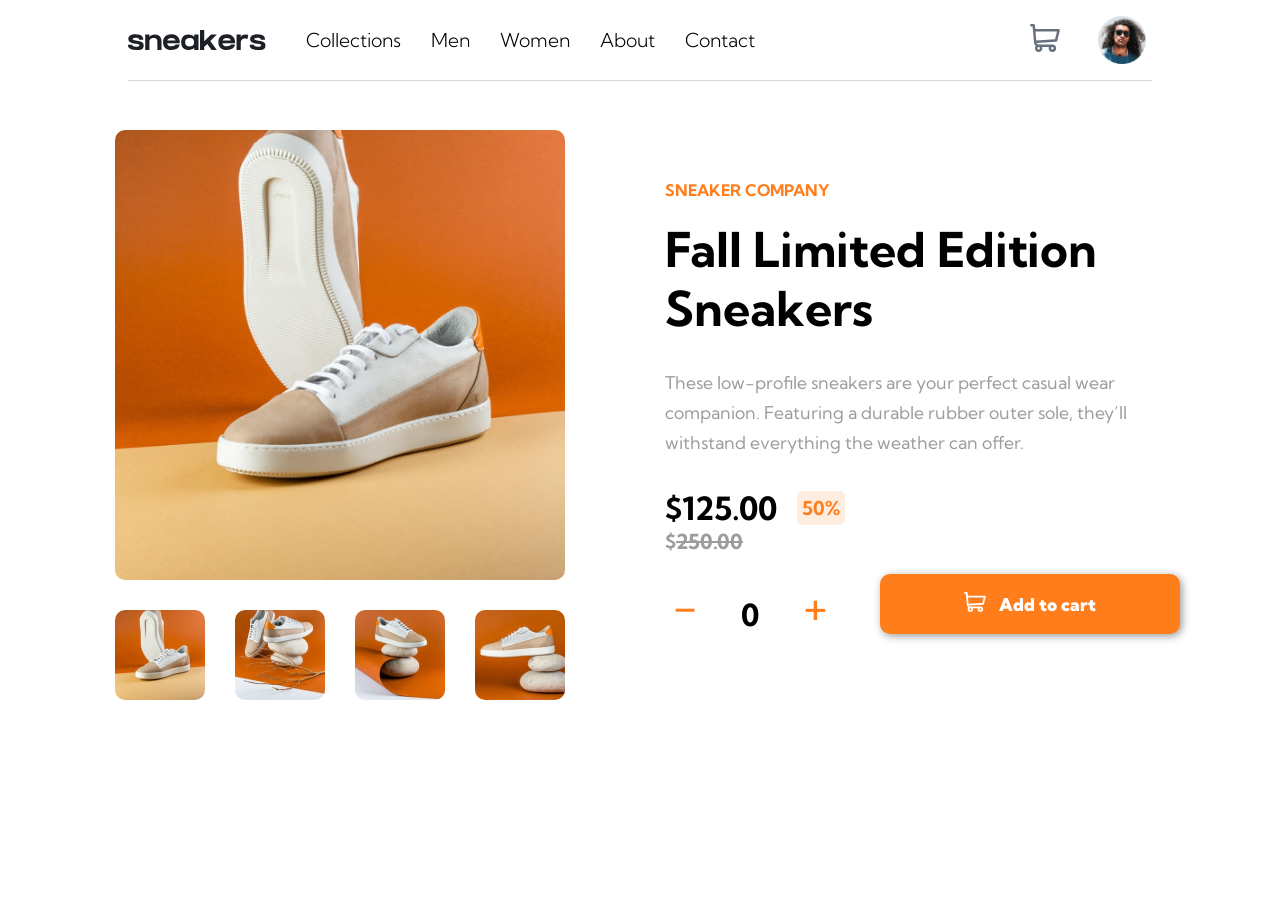
<file: index.html>
<!DOCTYPE html>
<html lang="pt-br">

<head>
  <meta charset="UTF-8">
  <meta name="viewport" content="width=device-width, initial-scale=1.0">
  <link rel="icon" type="image/png" sizes="32x32" href="./images/favicon-32x32.png">
  <link rel="stylesheet" href="css/style.css">
  <title>Frontend Mentor | E-commerce product page</title>
</head>

<body class="corpo">
  <div class="back"></div>

  <!-- CABEÇÃLHO  -->
  <header class="cabecalho-nav">
    <div class="content">
      <!-- NAVBAR -->
      <nav class="nav-menu">
        <div class="logo">
          <img src="images/logo.svg">
          <div class="hamburguer">
            <img src="images/icon-menu.svg" alt="" class="btn-hamburguer">
          </div>
        </div>

        <!-- ITEMS DA NAVBAR -->
        <ul class="list-menu">
          <button class="btn-close">
            <img src="images/icon-close.svg" alt="" class="close">
          </button>
          <li class="item-menu">Collections</li>
          <li class="item-menu">Men</li>
          <li class="item-menu">Women</li>
          <li class="item-menu">About</li>
          <li class="item-menu">Contact</li>
        </ul>
      </nav>
      <!-- Final da Navabr -->
      <!-- ICONES DO LADO DIREITO  -->
      <div class="icons">
        <!-- CARRINHO -->
        <div class="cart">
          <div class="number"></div>
          <img src="images/icon-cart.svg" alt="" id="cart">
          <!-- Cobteudo do carrinho do carrinho -->
          <div class="cart-info">
            <div class="title-cart">Cart</div>
            <div class="content-cart">
              <div class="title-product-cart">
                <div class="img-product-cart">
                  <img src="images/image-product-1-thumbnail.jpg">
                </div>

                <h2>Fall Limited Edition Sneakers</h2>
                <span>$125.00 x<span id="quantidade-cart"></span>
                  <span id="total-cart"></span></span>
                <div class="delete-product">
                  <img src="images/icon-delete.svg" alt="">
                </div>
              </div>
              <div class="btn-cart">Checkout</div>
              <div class="vazio">
                <p>Your cart is empty</p>
              </div>
            </div>
          </div>
          <!--  Final do conteudo do carinho-->
        </div>
        <!-- Fianl do Feature do Carrinho -->
        <!-- Icone do usario  -->
        <div class="avatar">
          <img src="images/image-avatar.png" alt="" srcset="" id="avatar" tabindex="0">
        </div>
        <!--  -->
      </div>
    </div>
  </header>
  <!-- FINAL DO CABEÇÃLHO  -->

  <!-- CONTAINER DO CARROSSEL QUE APARECE QUANDO É CLICADO NO CARROSSEL PRINCIPAL -->
  <div class="carrossel-modal">
    <!-- IMAGENS DOS PRODUTOS -->
    <div class="imagens-products-modal">

      <!-- CONTAINER PRINCIPAL -->
      <div class="rect-principal">
        <img src="images/image-product-1.jpg" class="carrossel">
        <img src="images/image-product-2.jpg" class="carrossel">
        <img src="images/image-product-3.jpg" class="carrossel">
        <img src="images/image-product-4.jpg" class="carrossel">


      </div>

      <!-- Preview das iamgens dos produtos -->
      <div class="rect-1 index modal">
        <img src="images/image-product-1-thumbnail.jpg">
      </div>
      <div class="rect-2 index modal">
        <img src="images/image-product-2-thumbnail.jpg">
      </div>
      <div class="rect-3 index modal"><img src="images/image-product-3-thumbnail.jpg"></div>
      <div class="rect-4 index modal">
        <img src="images/image-product-4-thumbnail.jpg">
      </div>
<!-- BOTÕES DE AVANÇAR O CARROSSEL  -->
      <button class="next">
        <img src="images/icon-next.svg" alt="" srcset=""></button>
      <button class="previous">
        <img src="images/icon-previous.svg" alt="" srcset="">
      </button>

<!-- BOTÃO PARA FECHAR O CARROSSEL  -->
      <button class="close-modal">
        <svg xmlns="http://www.w3.org/2000/svg">
          <path
            d="m11.596.782 2.122 2.122L9.12 7.499l4.597 4.597-2.122 2.122L7 9.62l-4.595 4.597-2.122-2.122L4.878 7.5.282 2.904 2.404.782l4.595 4.596L11.596.782Z" />
        </svg>
      </button>

    </div>

  </div>
  <!-- CONTAINER INFORMAÇÕES IMAGENS DO PRODUTO  -->
  <main class="content-product">
    <!-- IMAGENS DOS PRODUTOS -->
    <div class="imagens-products">
      <div class="rect-principal">
        <img src="images/image-product-1.jpg" class="carrossel">
        <img src="images/image-product-2.jpg" class="carrossel">
        <img src="images/image-product-3.jpg" class="carrossel">
        <img src="images/image-product-4.jpg" class="carrossel">
      </div>
      <div class="rect-1 index">
        <img src="images/image-product-1-thumbnail.jpg">
      </div>
      <div class="rect-2 index"><img src="images/image-product-2-thumbnail.jpg"></div>
      <div class="rect-3 index"><img src="images/image-product-3-thumbnail.jpg"></div>
      <div class="rect-4 index"><img src="images/image-product-4-thumbnail.jpg"></div>
    </div>

<!-- INFORMAÇÕES DO PRODUTO  -->
    <div class="info-products">

      <div class="info-products-content">
        <span>SNEAKER COMPANY</span>
        <h2>Fall Limited Edition Sneakers</h2>
        <p>These low-profile sneakers are your perfect casual wear companion. Featuring a
          durable rubber outer sole, they’ll withstand everything the weather can offer.
        </p>
      </div>

      <div class="info-product-value">
        <span class="preco-total">$125.00 <span class="preco-desconto">50%</span></span>
        <span class="preco-antigo">$<s>250.00</s></span>
      </div>
<!-- ADICIONAR AO CARRINHO  -->
      <div class="cart-quantidade">
        <div class="btn-add">
          <button class="quant diminuir">-</button> <span class="number-quantidade">0</span><button
            class="quant adicionar">+</button>
        </div>
        <button class="carrinho"><svg xlms="http://www.w3.org/2000/svg">
            <path
              d="M20.925 3.641H3.863L3.61.816A.896.896 0 0 0 2.717 0H.897a.896.896 0 1 0 0 1.792h1l1.031 11.483c.073.828.52 1.726 1.291 2.336C2.83 17.385 4.099 20 6.359 20c1.875 0 3.197-1.87 2.554-3.642h4.905c-.642 1.77.677 3.642 2.555 3.642a2.72 2.72 0 0 0 2.717-2.717 2.72 2.72 0 0 0-2.717-2.717H6.365c-.681 0-1.274-.41-1.53-1.009l14.321-.842a.896.896 0 0 0 .817-.677l1.821-7.283a.897.897 0 0 0-.87-1.114ZM6.358 18.208a.926.926 0 0 1 0-1.85.926.926 0 0 1 0 1.85Zm10.015 0a.926.926 0 0 1 0-1.85.926.926 0 0 1 0 1.85Zm2.021-7.243-13.8.81-.57-6.341h15.753l-1.383 5.53Z">
            </path>
          </svg> Add to cart</button>
      </div>
    </div>
  </main>
  <script src="js/script.js"></script>
</body>

</html>
</file>
<file: css/style.css>
@import url('https://fonts.googleapis.com/css2?family=Kumbh+Sans:wght@300;500&display=swap');

/* RESET DA PAGINA  */
* {
    padding: 0;
    margin: 0;
    font-family: 'Kumbh Sans', sans-serif;
}

html {
    box-sizing: border-box;
    font-weight: 300;
    padding: 0;
    margin: 0;
}
ul {
    list-style: none;
}
h3,h4 {
    font-weight: 500;
}
a {
    text-decoration: none;
}

/* --------------------- */

/* ANIMAÇÕES  */

@keyframes animacao {
    0% {
        opacity: 10%;
    }

    100% {
        opacity:100%;
        
    }
}


@keyframes menu {
    0%{
        width: 0;
    }

    100%{
        width: 60%;
    }
}
/* --------------------- */

/* CABEÇALHO  */

.cabecalho-nav {
    width: 100%;
    height: 80px;
    display: flex;
    justify-content: center;
}



.content {
    width: 80%;
    height: 100%;
    display: flex;
    align-items: center;
    justify-content: center;
    border-bottom: 1px solid rgb(219, 214, 214);
    column-gap: 40px;
}

.logo {
    display: flex;
    justify-content: left;
    column-gap: 10px;
}

.logo img{
    height: 100%;
}

/* NAVBAR  */
.nav-menu {
    align-items: center;
    display: flex;
    flex-grow: 3;
    height: 100%;
    column-gap: 40px;
}

.list-menu {
    display: flex;
    flex-direction: row;
    column-gap: 30px;
    height: 100%;
    animation: 1s animacao;
}

.item-menu {
    font-size: 1.2em;
    cursor: pointer;
    align-items: center;
    display: flex;
    justify-content: center;
    animation: 1s animacao;
    
}

.item-menu:hover::before {
    animation: .5s animacao;
    width: 100px;
    position: absolute;
    content: "";
    transform: translate(0%, 40px);
    background-image: url("/images/icon-minus.svg");
    height: 5px;
    background-color: hsl(26, 100%, 55%);
}

.hamburguer{
    display: flex;
    order: -1;
    width: 30px;
    height: 20px;
    justify-content: center;
    align-items: center;
    display: none;
    cursor: pointer;
}

.hamburguer img{
    width: 25px;
    height: 20px;
}
/* --------------------- */


.icons {
    display: flex;
    align-items: center;
    column-gap: 2em;
}

.avatar.active {
    background-color: hsl(26, 100%, 55%);
    border-radius: 70px;
}

.avatar {
    display: flex;
    align-items: center;
    justify-content: center;
    width: 60px;
    height: 60px;
}

#avatar {
    width: 3rem;
    height: 3rem;
    cursor: pointer;
}

.number {
    display: none;
    width: 20px;
    height: 15px;
    transform: translate(50%, -10%);
    background-color: hsl(26, 100%, 55%);
    font-size: .7em;
    position: absolute;
    color: #ffff;
    font-weight: bold;
    text-align: center;
    border-radius: 50%;
}

/* CARRINHO  */
.cart {
    cursor: pointer;
}

.cart-info {
  transition: 0.2s;
    width: 380px;
    height: 250px;
    display: flex;
    opacity: 0;
    flex-direction: column;
    border-radius: 10px;
    position: absolute;
    top: 80px;
    right: 90px;
    background-color: #ffff;
    box-shadow: 1px 6px 20px rgba(0, 0, 0, 0.2);
    z-index: -99;
    
}

.cart-info.active {
    z-index: 99;
    opacity: 1;
}

#cart{
    width: 30px;
}
/* --------------------- */

/* CONTEUDO DENTRO DO CARRINHO  */
.title-cart {
    padding: 20px;
    font-weight: bold;
    height: 10%;
    border-bottom: 1px solid rgb(219, 214, 214);
}

.content-cart {
    display: flex;
    justify-content: center;
    align-items: center;
    height: 90%;
    padding: 20px;
    flex-direction: column;
    row-gap: 20px;
}

.content-cart .vazio {
    color: gray;
    font-weight: bold;
    display:flex;
    align-items: center;
    justify-content: center;
    
}

.title-product-cart{
    display: none;
    grid-template-areas: 
    'imagem title delete'
    'imagem conteudo delete'
    'imagem conteudo delete'
    ;
    row-gap: 5px;
    column-gap: 20px;

}
.img-product-cart {
    grid-area: imagem;
}

.img-product-cart img{
    height: 60px;
    border-radius: 10px;
}

.title-product-cart h2{
    grid-area: title;
    font-size: 1em;
    font-weight: 300;
    white-space: nowrap;
    overflow: hidden;
    text-overflow: ellipsis;
}

.title-product-cart span {
    grid-area: conteudo;
    display: flex;
    column-gap: 3px;
}

.delete-product{
    grid-area: delete;
    display: flex;
    align-items: center;
}

.btn-cart{
    grid-area: button;
    height: 55px;
    width: 100%;
    border-radius: 10px;
    outline: none;
    background: hsl(26, 100%, 55%);
    border: none;
    color: white;
    font-weight: bold;
    font-size: 1.2em;
    box-shadow: 2px 2px 8px rgba(0, 0, 0, 0.4);
    cursor: pointer;
    display: none;
    align-items: center;
    justify-content: center;
}

#total-cart{
    font-weight: bold;
}

.btn-close{
    display: none;
    cursor: pointer;
}

/* --------------------- */



/* RESPONSIVIDADE DO CABECALHO E NAVBAR  */
@media only screen and (max-width:800px) {
    
 
    .content{
        width: 100%;
        padding: 0 20px;
    }
    .list-menu {
        display: none;
        left: 0;
        height: 100vh;
        flex-direction: column;
        position: fixed;
        top:0px;
        row-gap: 30px;
        align-items: flex-start;
        background-color: #fff;
        width: 60%;
        z-index: 9999;
        padding: 0 25px;
        animation: 0.8s menu;
    }

    .back.active{
        background-color: rgba(0, 0, 0, 0.6);
        position: fixed;
        width: 100%;
        height: 100vh;
        z-index: 998;
    }
  

    .list-menu.active{
        display: flex;
    }

    .hamburguer{
        display: flex;
    }

    .close{
        width: 25px;
        height: 26px;
        animation: 0.3s animacao;
    }
    
    .btn-close{
        height: 100px;
        display: flex;
        align-items: center;
        background: none;
        border: none;
    }

    .cart-info{
        margin-left: auto;
        margin-right: auto;
        right: 0;
        left: 0;
        width: 90%;
    }

    .item-menu{
        font-weight: 700;
    }

    .item-menu:hover::before{
        display: none;
    }
}
/* -------------------------------  */

/* INFORMÇÕES PORDUTO */
.content-product{
    width: 100%;
    display: flex;
    column-gap: 100px;
    justify-content: center;
    margin-top:50px ;
    flex-wrap: wrap;
    padding-bottom: 30px ;
}

/* IMAGENS DO PRODUTO  */
.imagens-products{
    display: grid;
    width: 450px;
    grid-template-areas: 
    'principal principal principal principal'
    'rect1 rect2 rect3 rect4';
    flex-direction: column-reverse;
    row-gap: 30px;
    column-gap: 30px;  
} 

.rect-principal{
    width: 100%;
    grid-area: principal;
    display: flex;
    overflow: hidden;
    background-color: hsl(26, 100%, 55%);
    border-radius: 10px;
}

.rect-principal img {
    display:none;
    width: 100%;
}

.rect-1{
    grid-area: rect1;
    background-color: #fff;
    border-radius: 10px;
}

.rect-2{
    grid-area: rect2;
    background-color: #fff;
    border-radius: 10px;
}

.rect-3{
    grid-area: rect3;
    background-color: #fff;
    border-radius: 10px;
}

.rect-4{
    grid-area: rect4;
    background-color: #fff;
    border-radius: 10px;
}

.rect-1 img{
    border-radius: 10px;
    width: 100%;
    transition: 0.5s;
    
}

.rect-2 img{
    border-radius: 10px;
    width: 100%;
    transition: 0.5s;
}

.rect-3 img{
    border-radius: 10px;
    width: 100%;
    transition: 0.5s;
}

.rect-4 img{
    border-radius: 10px;
    width: 100%;
    transition: 0.5s;
    
}
/*--------------------------*/

/* CARROSSEL DISPARADO QUANDO CLICADO NO CARROSSEL PRINCIPAL - CARROSSEL MODAL   */
.carrossel-modal{
    display: flex;
    justify-content: center;
    align-items: flex-end;
    position: fixed;
    height: 100%;
    width: 100%;
    background-color: rgba(0, 0, 0, 0.4);
    z-index: -9999;
    opacity: 0;
    top: 0;
    transition: 0.3s;
}
/* IMAGENS DOS PORDUTOS  */
.imagens-products-modal{
    display: grid;
    width: 100%;
    height: 100%;
    grid-template-areas: 
    'principal principal principal principal'
    'rect1 rect2 rect3 rect4';
    column-gap: 20px; 
    row-gap:30px ;
    place-items:  end center;
    place-content: center ;
}
.imagens-products-modal .rect-principal{
    width: 350px;
    height: 350px;
}
.modal{
    width: 70px;
    height: 70px;
}
/* ------------------------------ */

/* BOTÕES DO CARROSSEL  */

.previous {
    display: flex;
    align-items: center;
    justify-content: center;
    transform: translate(-130px,-330px);
    background: hsl(25, 100%, 94%);
    border: none;
    width: 50px;
    height: 50px;
    border-radius: 50%;
    cursor: pointer;
}

.next{
    display: flex;
    align-items: center;
    justify-content: center;
    background: hsl(25, 100%, 94%);
    border: none;
    width: 50px;
    height: 50px;
    border-radius: 50%;
    cursor: pointer;
    transform: translate(315px,-330px);
}
/* ----------------------------- */

/* BOTÃO DE FECHAR O CARROSSEL MODAL  */
.close-modal{
    background: none;
    border: none;
    width: 20px;
    height: 20px;
    transform: translate(120px, -550px);
    fill: rgb(255,255,255);
    display: flex;
    align-items: center;
    justify-content: center;
  
}
.close-modal svg{
    width: 100%;
    height: 100%;
}


.close-modal svg:hover{
fill:hsl(26, 100%, 55%);
}

.close-modal svg{
    position: absolute;
    cursor: pointer;
}
/* --------------- */

/* INFORMAÇÕES DO PRODUTO  */
.info-products{
width: 500px;
display: flex;
flex-direction: column;
padding: 50px 0;
}
.info-products-content {
    display: flex;
    flex-direction: column;
    row-gap: 20px;
}

.info-products-content h2{
    font-size: 3em;
}

.info-products-content p{
    font-size: 1.1em;
    line-height: 30px;
    font-weight: 400;
    margin-top: 10px;
    color: rgb(156, 156, 156);
}

.info-products-content span{
    font-weight: 700;
    color: hsl(26, 100%, 55%);
}

.info-product-value{
    display: flex;
    width: 100%;
    height: auto;
    margin-top: 30px;
   flex-direction: column;
}

.preco-total{
    font-size: 2em;
    font-weight: bold;
    display: flex;
    align-items: center;
    column-gap: 20px;
}

.preco-desconto{
    font-size: 0.6em;
    color: hsl(26, 100%, 55%);
    background-color: hsl(25, 100%, 94%);
    padding: 5px;
    border-radius: 5px;
}

.preco-antigo{
    font-weight: 700;
   color: rgb(156, 156, 156);
   font-size: 1.3em;
}

.cart-quantidade{
    width: 100%;
    height: 50px;
    display: grid;
    column-gap: 30px;
    align-items: center;
    justify-content: center;
    margin-top: 20px;
    flex-wrap: wrap;
    grid-template-columns: 40% 60%;
    row-gap: 50px;
}

.btn-add{
    height: 60px;
    display: flex;
    justify-content: space-around;
    align-items: center;
}

.quant{
    font-size: 3em;
    background: none;
    border: none;
    display: flex;
    color: hsl(26, 100%, 55%);
    align-items: center;
    cursor: pointer;
}
.carrinho{
    display: flex;
    align-items: center;
    justify-content: center;
    height: 60px;
    border-radius: 10px;
    outline: none;
    background: hsl(26, 100%, 55%);
    border: none;
    column-gap: 10px;
    color: white;
    font-weight: 900;
    font-size: 1.1em;
    box-shadow: 2px 2px 8px rgba(0, 0, 0, 0.4);
    cursor: pointer;

}

.carrinho svg{
    height: 25px;
    width: 25px;
    fill: white;
}


.number-quantidade{
    font-size: 1.9em;
    font-weight: bold;
    margin-top: auto;
}
/* ----------------------- */
 /*--------FECHAMENTO DO CONTAINER INFORMAÇÕES IMAGENS DO PRODUTO---------*/

 /* RESPONSIVIDADE DO CONTAINER DE INFORMAÇÕES DO PRODUTO  */
@media only screen and (max-width:700px){
   
    .content-product{
        align-items: flex-start;
        margin-top: 0;
        margin-bottom: 130px;   
    }
    .imagens-products{
        display: none;
        justify-content: center;
        width: 100%;
        grid-template-columns: 16fr;
        grid-template-rows: 16fr;
    }

    .rect-principal .carrossel{
        position:relative;
        width: 100%;
        object-fit: cover; 
    }
   
    .content-product .rect-principal{
        width: 100%;
        height: 300px;
        border-radius: 0;
        display: flex;
    }

    .rect-1,.rect-2,.rect-3,.rect-4{
        display: none;
    }
    .info-products{
        width: 100%;
        padding:30px;
    }
    .info-products-content h2{
        font-size: 2.1em;
    }
    .cart-quantidade{
        grid-template-columns: 100%;
    }
  
    .info-product-value {
        display: flex;
        flex-direction: row;
        align-items: center;
        justify-content: space-between;
    }
    .carrossel-modal{
        display: flex;
        position: relative;
        height: 100%;
        width: 100%;
        z-index: 0;
        opacity: 1;
    }

    .imagens-products-modal{
        height: 100%;
        width: 100%;
        display: flex;
    }

    .next{
        position: absolute;
        right:0;
        transform: none;
        top: 45%;
    }

    .previous{
        position: absolute;
        transform: none;
        left: 0;
        top: 45%;
    }

    .close-modal{
        display: none;
    }
    .imagens-products-modal .rect-principal{
        width: 100%;
    }
}
/* ---------------------------------------------- */
</file>
